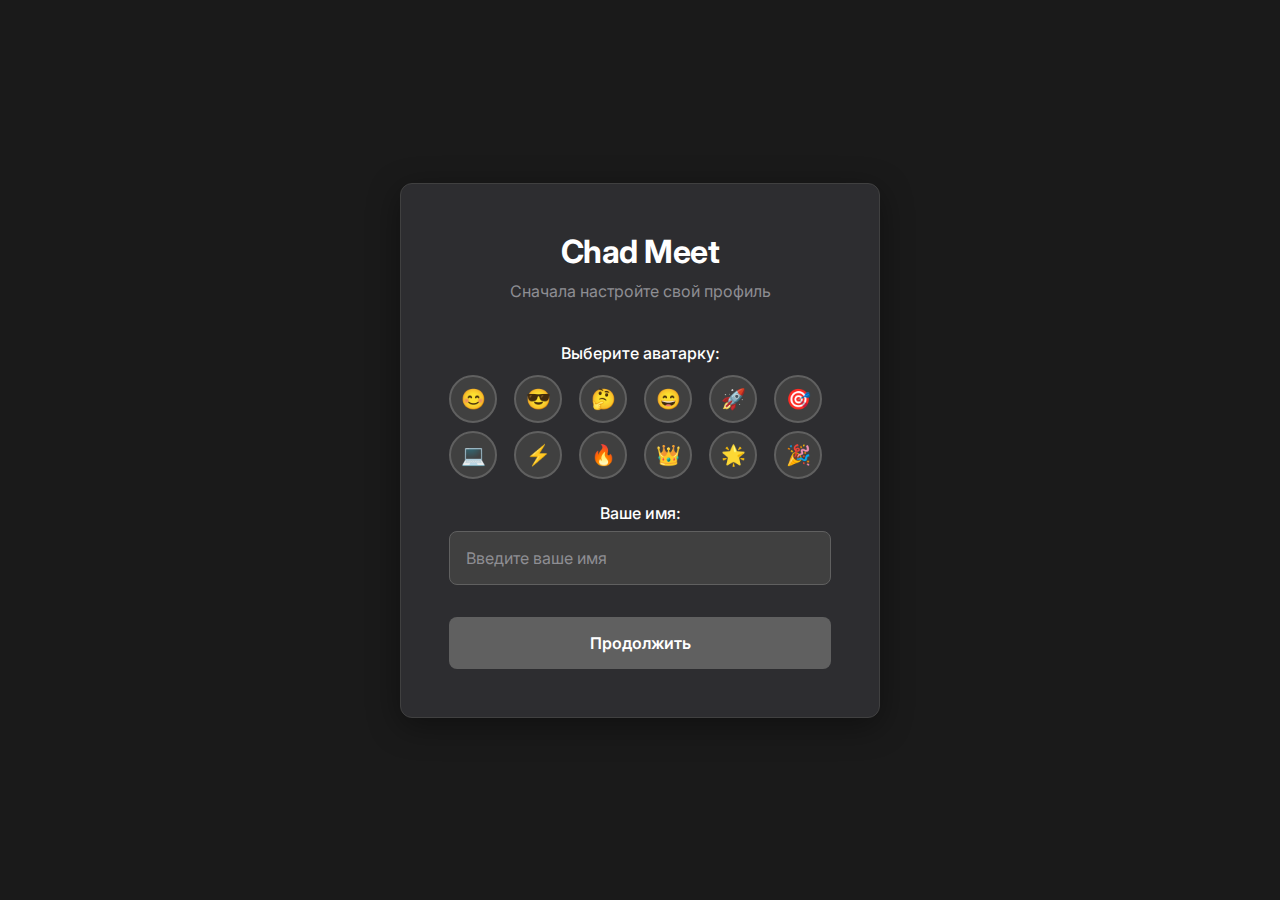
<file: templates/main.html>
<!DOCTYPE html>
<html lang="ru">
<head>
    <meta charset="UTF-8">
    <meta name="viewport" content="width=device-width, initial-scale=1.0">
    <title>Chad Meet — Видеоконференции</title>
    <style>
        @import url('https://fonts.googleapis.com/css2?family=Inter:wght@300;400;500;600;700&display=swap');

        * {
            margin: 0;
            padding: 0;
            box-sizing: border-box;
        }
        
        body {
            font-family: 'Inter', -apple-system, BlinkMacSystemFont, 'Segoe UI', sans-serif;
            background: #1a1a1a;
            color: #ffffff;
            min-height: 100vh;
            display: flex;
            align-items: center;
            justify-content: center;
            padding: 20px;
        }
        
        .container {
            background: #2d2d30;
            border: 1px solid #404040;
            padding: 48px;
            border-radius: 12px;
            text-align: center;
            max-width: 480px;
            width: 100%;
            box-shadow: 0 8px 32px rgba(0, 0, 0, 0.4);
        }
        
        .step {
            display: none;
        }
        
        .step.active {
            display: block;
        }
        
        .logo {
            margin-bottom: 32px;
        }
        
        h1 {
            color: #ffffff;
            margin-bottom: 8px;
            font-size: 32px;
            font-weight: 700;
            letter-spacing: -0.5px;
        }
        
        h2 {
            color: #ffffff;
            margin-bottom: 16px;
            font-size: 24px;
            font-weight: 600;
        }
        
        .subtitle {
            color: #8e8e93;
            margin-bottom: 40px;
            font-size: 16px;
            font-weight: 400;
            line-height: 1.5;
        }
        
        .profile-section {
            margin-bottom: 32px;
        }
        
        .avatar-selection {
            margin-bottom: 24px;
        }
        
        .avatar-selection label {
            display: block;
            color: #ffffff;
            margin-bottom: 12px;
            font-size: 16px;
            font-weight: 500;
        }
        
        .avatar-grid {
            display: grid;
            grid-template-columns: repeat(6, 1fr);
            gap: 8px;
            margin-bottom: 16px;
        }
        
        .avatar-option {
            width: 48px;
            height: 48px;
            border-radius: 50%;
            border: 2px solid #606060;
            background: #404040;
            display: flex;
            align-items: center;
            justify-content: center;
            font-size: 20px;
            cursor: pointer;
            transition: all 0.2s ease;
        }
        
        .avatar-option:hover {
            border-color: #0084ff;
            transform: scale(1.1);
        }
        
        .avatar-option.selected {
            border-color: #0084ff;
            background: #0084ff20;
            transform: scale(1.1);
        }
        
        .name-input {
            margin-bottom: 24px;
        }
        
        .name-input label {
            display: block;
            color: #ffffff;
            margin-bottom: 8px;
            font-size: 16px;
            font-weight: 500;
        }
        
        input[type="text"] {
            width: 100%;
            background: #404040;
            border: 1px solid #606060;
            color: #ffffff;
            padding: 16px;
            border-radius: 8px;
            font-size: 16px;
            font-family: 'Inter', sans-serif;
            transition: border-color 0.2s ease;
        }
        
        input[type="text"]:focus {
            outline: none;
            border-color: #0084ff;
            background: #484849;
        }
        
        input[type="text"]::placeholder {
            color: #8e8e93;
        }
        
        .btn {
            background: #0084ff;
            color: #ffffff;
            border: none;
            padding: 16px 32px;
            font-size: 16px;
            font-weight: 600;
            border-radius: 8px;
            cursor: pointer;
            transition: all 0.2s ease;
            text-decoration: none;
            display: inline-block;
            width: 100%;
            font-family: 'Inter', sans-serif;
        }
        
        .btn:hover:not(:disabled) {
            background: #0056cc;
            transform: translateY(-1px);
        }
        
        .btn:disabled {
            background: #606060;
            cursor: not-allowed;
            transform: none;
        }
        
        .create-section {
            margin-bottom: 32px;
        }
        
        .divider {
            margin: 32px 0;
            text-align: center;
            position: relative;
        }
        
        .divider::before {
            content: '';
            position: absolute;
            top: 50%;
            left: 0;
            right: 0;
            height: 1px;
            background: #404040;
        }
        
        .divider span {
            background: #2d2d30;
            color: #8e8e93;
            padding: 0 16px;
            font-size: 14px;
            font-weight: 500;
        }
        
        .input-group {
            display: flex;
            gap: 8px;
            margin-bottom: 16px;
        }
        
        .btn-secondary {
            background: transparent;
            border: 1px solid #606060;
            color: #ffffff;
            min-width: 100px;
        }
        
        .btn-secondary:hover {
            background: #404040;
            border-color: #8e8e93;
            transform: translateY(-1px);
        }
        
        .back-btn {
            background: transparent;
            border: 1px solid #606060;
            color: #8e8e93;
            margin-bottom: 24px;
            padding: 12px 24px;
            width: auto;
        }
        
        .back-btn:hover {
            background: #404040;
            color: #ffffff;
        }
        
        /* Адаптивность */
        @media (max-width: 600px) {
            .container {
                padding: 32px 24px;
                margin: 10px;
            }
            
            .avatar-grid {
                grid-template-columns: repeat(5, 1fr);
            }
            
            .avatar-option {
                width: 44px;
                height: 44px;
                font-size: 18px;
            }
        }
        
        /* Анимация */
        .step {
            animation: fadeIn 0.3s ease forwards;
        }
        
        @keyframes fadeIn {
            from { opacity: 0; transform: translateY(10px); }
            to { opacity: 1; transform: translateY(0); }
        }
    </style>
</head>
<body>
    <div class="container">
        <!-- Шаг 1: Выбор профиля -->
        <div id="step-profile" class="step active">
            <div class="logo">
                <h1>Chad Meet</h1>
                <p class="subtitle">Сначала настройте свой профиль</p>
            </div>
            
            <div class="profile-section">
                <div class="avatar-selection">
                    <label>Выберите аватарку:</label>
                    <div class="avatar-grid">
                        <div class="avatar-option" data-emoji="😊" onclick="selectAvatar('😊')">😊</div>
                        <div class="avatar-option" data-emoji="😎" onclick="selectAvatar('😎')">😎</div>
                        <div class="avatar-option" data-emoji="🤔" onclick="selectAvatar('🤔')">🤔</div>
                        <div class="avatar-option" data-emoji="😄" onclick="selectAvatar('😄')">😄</div>
                        <div class="avatar-option" data-emoji="🚀" onclick="selectAvatar('🚀')">🚀</div>
                        <div class="avatar-option" data-emoji="🎯" onclick="selectAvatar('🎯')">🎯</div>
                        <div class="avatar-option" data-emoji="💻" onclick="selectAvatar('💻')">💻</div>
                        <div class="avatar-option" data-emoji="⚡" onclick="selectAvatar('⚡')">⚡</div>
                        <div class="avatar-option" data-emoji="🔥" onclick="selectAvatar('🔥')">🔥</div>
                        <div class="avatar-option" data-emoji="👑" onclick="selectAvatar('👑')">👑</div>
                        <div class="avatar-option" data-emoji="🌟" onclick="selectAvatar('🌟')">🌟</div>
                        <div class="avatar-option" data-emoji="🎉" onclick="selectAvatar('🎉')">🎉</div>
                    </div>
                </div>
                
                <div class="name-input">
                    <label>Ваше имя:</label>
                    <input type="text" id="userName" placeholder="Введите ваше имя" maxlength="20">
                </div>
            </div>
            
            <button class="btn" id="continueBtn" onclick="goToMeeting()" disabled>Продолжить</button>
        </div>
        
        <!-- Шаг 2: Создание/вход в комнату -->
        <div id="step-meeting" class="step">
            <button class="btn back-btn" onclick="goBackToProfile()">← Назад</button>
            
            <div class="logo">
                <h2>Привет, <span id="displayName"></span> <span id="displayAvatar"></span></h2>
                <p class="subtitle">Создайте встречу или присоединитесь к существующей</p>
            </div>
            
            <div class="create-section">
                <button class="btn" onclick="createRoom()">Создать новую встречу</button>
            </div>
            
            <div class="divider">
                <span>или</span>
            </div>
            
            <div class="join-section">
                <div class="input-group">
                    <input type="text" id="roomId" placeholder="Введите идентификатор встречи">
                    <button class="btn btn-secondary" onclick="joinRoom()">Войти</button>
                </div>
            </div>
        </div>
    </div>

    <script>
        let selectedAvatar = '';
        let userName = '';
        
        function selectAvatar(emoji) {
            // Убираем выделение со всех аватарок
            document.querySelectorAll('.avatar-option').forEach(option => {
                option.classList.remove('selected');
            });
            
            // Выделяем выбранную
            event.target.classList.add('selected');
            selectedAvatar = emoji;
            
            checkProfileComplete();
        }
        
        function checkProfileComplete() {
            const nameInput = document.getElementById('userName');
            const continueBtn = document.getElementById('continueBtn');
            
            userName = nameInput.value.trim();
            
            if (userName && selectedAvatar) {
                continueBtn.disabled = false;
            } else {
                continueBtn.disabled = true;
            }
        }
        
        function goToMeeting() {
            document.getElementById('step-profile').classList.remove('active');
            document.getElementById('step-meeting').classList.add('active');
            
            document.getElementById('displayName').textContent = userName;
            document.getElementById('displayAvatar').textContent = selectedAvatar;
            
            // Сохраняем в localStorage для передачи в комнату
            localStorage.setItem('userProfile', JSON.stringify({
                name: userName,
                avatar: selectedAvatar
            }));
        }
        
        function goBackToProfile() {
            document.getElementById('step-meeting').classList.remove('active');
            document.getElementById('step-profile').classList.add('active');
        }
        
        function createRoom() {
            const roomId = generateRoomId();
            window.location.href = `/room/${roomId}`;
        }
        
        function joinRoom() {
            const roomId = document.getElementById('roomId').value.trim();
            if (roomId) {
                window.location.href = `/room/${roomId}`;
            } else {
                alert('Пожалуйста, введите идентификатор встречи');
            }
        }
        
        function generateRoomId() {
            const chars = 'abcdefghijklmnopqrstuvwxyz0123456789';
            let result = '';
            for (let i = 0; i < 12; i++) {
                result += chars.charAt(Math.floor(Math.random() * chars.length));
            }
            return result;
        }
        
        // Обработчики событий
        document.getElementById('userName').addEventListener('input', checkProfileComplete);
        document.getElementById('userName').addEventListener('keypress', (e) => {
            if (e.key === 'Enter' && !document.getElementById('continueBtn').disabled) {
                goToMeeting();
            }
        });
        
        document.getElementById('roomId').addEventListener('keypress', (e) => {
            if (e.key === 'Enter') {
                joinRoom();
            }
        });
        
        console.log("Chad Meet загружен!");
    </script>
</body>
</html>
</file>
